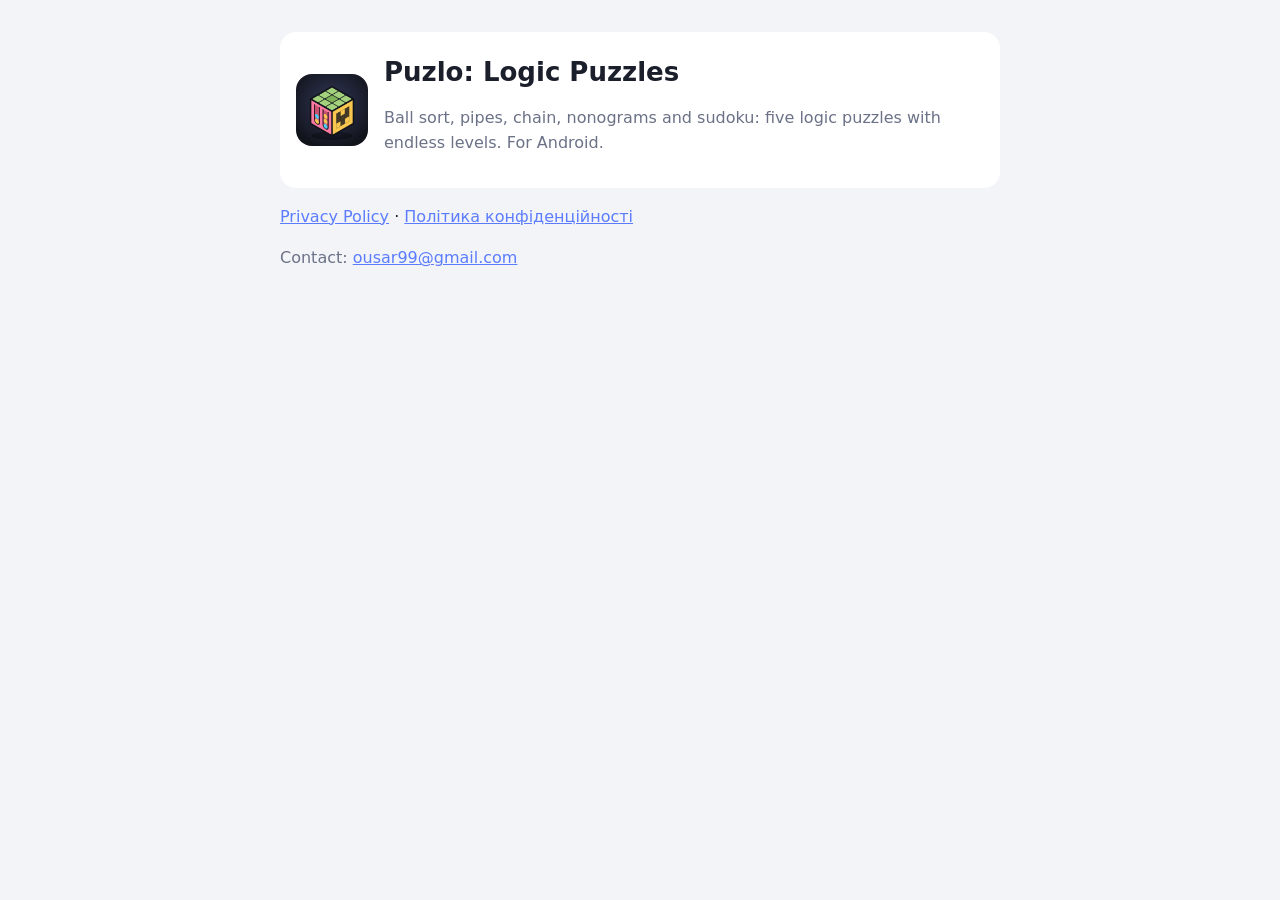
<file: index.html>
<!doctype html>
<html lang="en">
<head>
<meta charset="utf-8">
<meta name="viewport" content="width=device-width, initial-scale=1">
<title>Puzlo</title>
<link rel="stylesheet" href="style.css">
<link rel="icon" href="puzlo/icon.png">
</head>
<body>
<main>
  <div class="card">
    <img src="puzlo/icon.png" alt="">
    <div>
      <h1>Puzlo: Logic Puzzles</h1>
      <p class="muted">Ball sort, pipes, chain, nonograms and sudoku: five logic puzzles with endless levels. For Android.</p>
    </div>
  </div>
  <p><a href="puzlo/privacy.html">Privacy Policy</a> · <a href="puzlo/privacy.html#uk">Політика конфіденційності</a></p>
  <p class="muted">Contact: <a href="mailto:ousar99@gmail.com">ousar99@gmail.com</a></p>
</main>
</body>
</html>
</file>
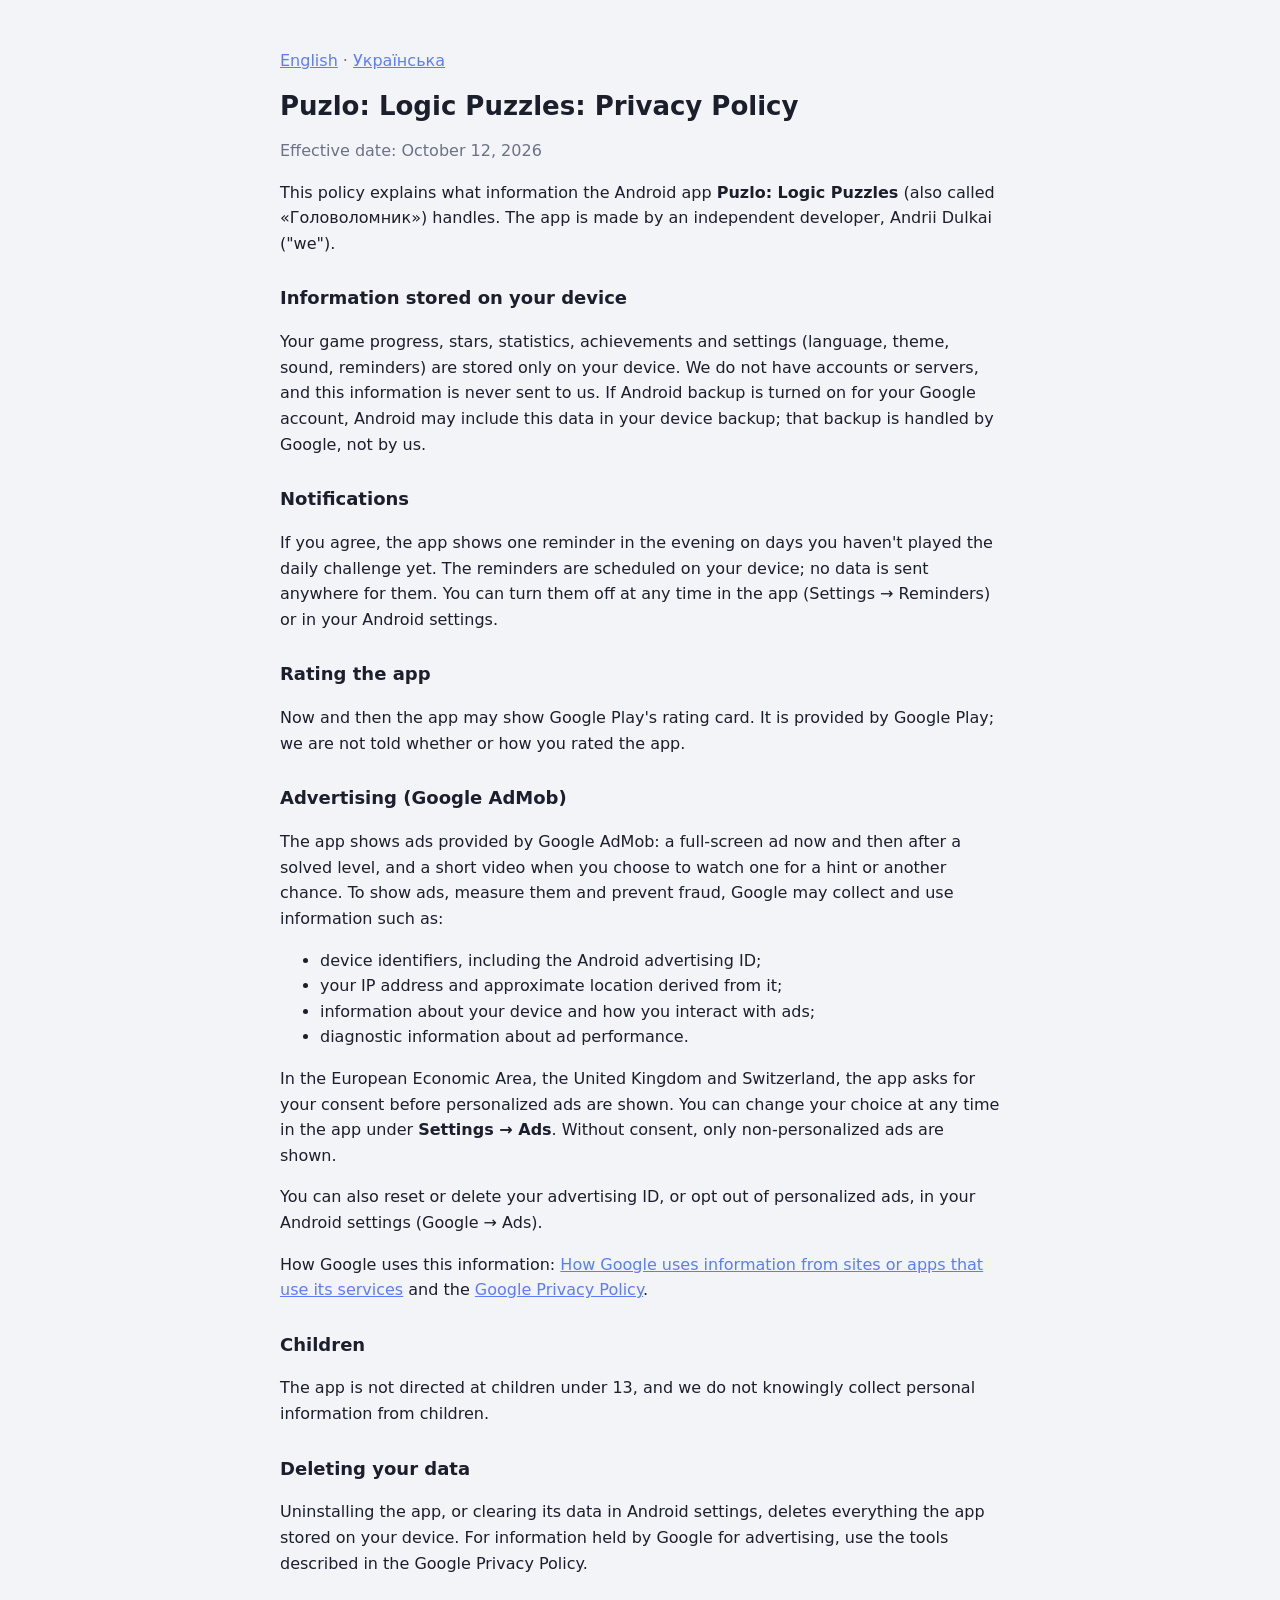
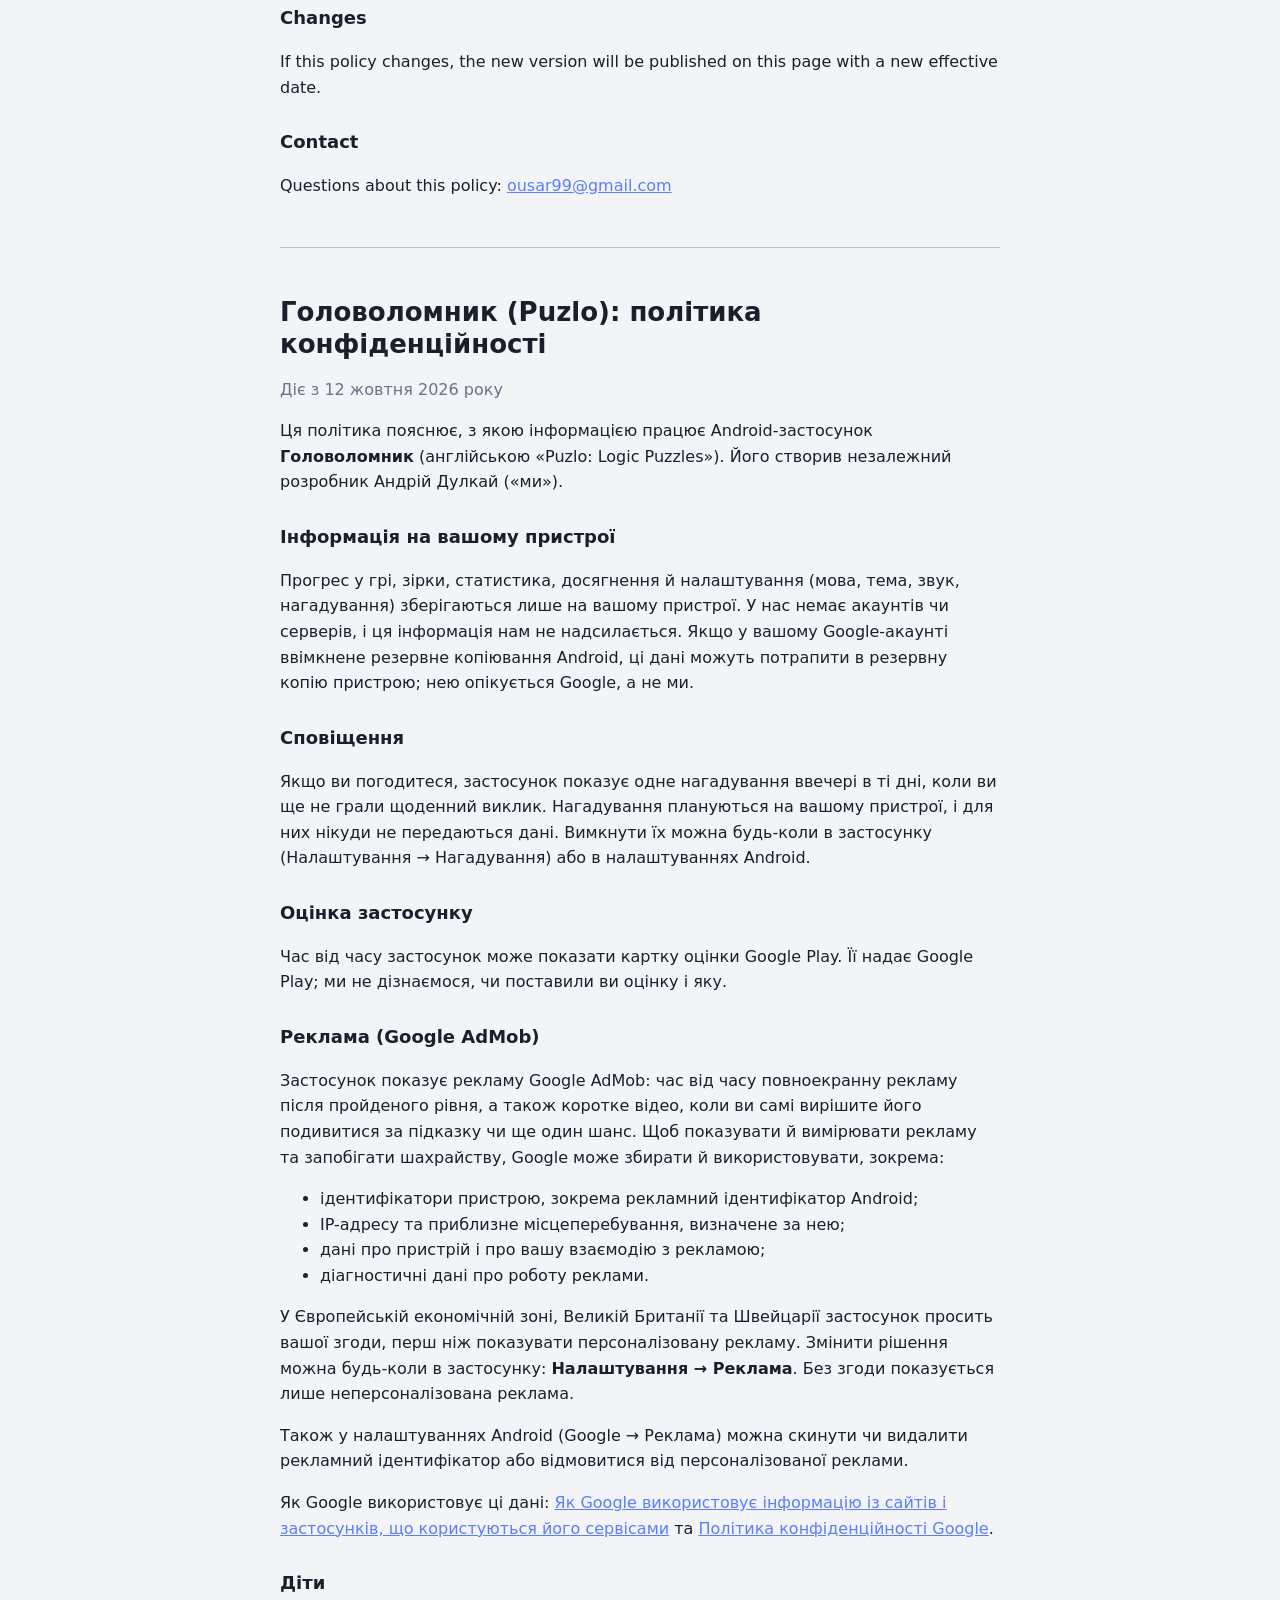
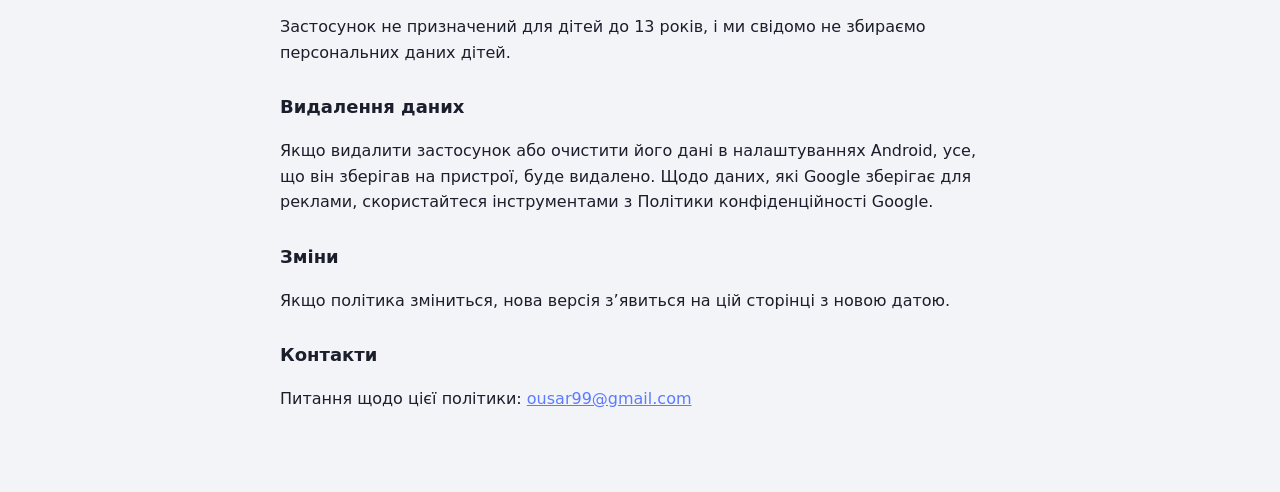
<file: puzlo/privacy.html>
<!doctype html>
<html lang="en">
<head>
<meta charset="utf-8">
<meta name="viewport" content="width=device-width, initial-scale=1">
<title>Puzlo · Privacy Policy</title>
<link rel="stylesheet" href="../style.css">
</head>
<body>
<main>
  <p class="lang"><a href="#en">English</a> · <a href="#uk">Українська</a></p>

  <article id="en" lang="en">
    <h1>Puzlo: Logic Puzzles: Privacy Policy</h1>
    <p class="muted">Effective date: October 12, 2026</p>

    <p>This policy explains what information the Android app <b>Puzlo: Logic Puzzles</b> (also called «Головоломник») handles. The app is made by an independent developer, Andrii Dulkai ("we").</p>

    <h2>Information stored on your device</h2>
    <p>Your game progress, stars, statistics, achievements and settings (language, theme, sound, reminders) are stored only on your device. We do not have accounts or servers, and this information is never sent to us. If Android backup is turned on for your Google account, Android may include this data in your device backup; that backup is handled by Google, not by us.</p>

    <h2>Notifications</h2>
    <p>If you agree, the app shows one reminder in the evening on days you haven't played the daily challenge yet. The reminders are scheduled on your device; no data is sent anywhere for them. You can turn them off at any time in the app (Settings → Reminders) or in your Android settings.</p>

    <h2>Rating the app</h2>
    <p>Now and then the app may show Google Play's rating card. It is provided by Google Play; we are not told whether or how you rated the app.</p>

    <h2>Advertising (Google AdMob)</h2>
    <p>The app shows ads provided by Google AdMob: a full-screen ad now and then after a solved level, and a short video when you choose to watch one for a hint or another chance. To show ads, measure them and prevent fraud, Google may collect and use information such as:</p>
    <ul>
      <li>device identifiers, including the Android advertising ID;</li>
      <li>your IP address and approximate location derived from it;</li>
      <li>information about your device and how you interact with ads;</li>
      <li>diagnostic information about ad performance.</li>
    </ul>
    <p>In the European Economic Area, the United Kingdom and Switzerland, the app asks for your consent before personalized ads are shown. You can change your choice at any time in the app under <b>Settings → Ads</b>. Without consent, only non-personalized ads are shown.</p>
    <p>You can also reset or delete your advertising ID, or opt out of personalized ads, in your Android settings (Google → Ads).</p>
    <p>How Google uses this information: <a href="https://policies.google.com/technologies/partner-sites">How Google uses information from sites or apps that use its services</a> and the <a href="https://policies.google.com/privacy">Google Privacy Policy</a>.</p>

    <h2>Children</h2>
    <p>The app is not directed at children under 13, and we do not knowingly collect personal information from children.</p>

    <h2>Deleting your data</h2>
    <p>Uninstalling the app, or clearing its data in Android settings, deletes everything the app stored on your device. For information held by Google for advertising, use the tools described in the Google Privacy Policy.</p>

    <h2>Changes</h2>
    <p>If this policy changes, the new version will be published on this page with a new effective date.</p>

    <h2>Contact</h2>
    <p>Questions about this policy: <a href="mailto:ousar99@gmail.com">ousar99@gmail.com</a></p>
  </article>

  <hr>

  <article id="uk" lang="uk">
    <h1>Головоломник (Puzlo): політика конфіденційності</h1>
    <p class="muted">Діє з 12 жовтня 2026 року</p>

    <p>Ця політика пояснює, з якою інформацією працює Android-застосунок <b>Головоломник</b> (англійською «Puzlo: Logic Puzzles»). Його створив незалежний розробник Андрій Дулкай («ми»).</p>

    <h2>Інформація на вашому пристрої</h2>
    <p>Прогрес у грі, зірки, статистика, досягнення й налаштування (мова, тема, звук, нагадування) зберігаються лише на вашому пристрої. У нас немає акаунтів чи серверів, і ця інформація нам не надсилається. Якщо у вашому Google-акаунті ввімкнене резервне копіювання Android, ці дані можуть потрапити в резервну копію пристрою; нею опікується Google, а не ми.</p>

    <h2>Сповіщення</h2>
    <p>Якщо ви погодитеся, застосунок показує одне нагадування ввечері в ті дні, коли ви ще не грали щоденний виклик. Нагадування плануються на вашому пристрої, і для них нікуди не передаються дані. Вимкнути їх можна будь-коли в застосунку (Налаштування → Нагадування) або в налаштуваннях Android.</p>

    <h2>Оцінка застосунку</h2>
    <p>Час від часу застосунок може показати картку оцінки Google Play. Її надає Google Play; ми не дізнаємося, чи поставили ви оцінку і яку.</p>

    <h2>Реклама (Google AdMob)</h2>
    <p>Застосунок показує рекламу Google AdMob: час від часу повноекранну рекламу після пройденого рівня, а також коротке відео, коли ви самі вирішите його подивитися за підказку чи ще один шанс. Щоб показувати й вимірювати рекламу та запобігати шахрайству, Google може збирати й використовувати, зокрема:</p>
    <ul>
      <li>ідентифікатори пристрою, зокрема рекламний ідентифікатор Android;</li>
      <li>IP-адресу та приблизне місцеперебування, визначене за нею;</li>
      <li>дані про пристрій і про вашу взаємодію з рекламою;</li>
      <li>діагностичні дані про роботу реклами.</li>
    </ul>
    <p>У Європейській економічній зоні, Великій Британії та Швейцарії застосунок просить вашої згоди, перш ніж показувати персоналізовану рекламу. Змінити рішення можна будь-коли в застосунку: <b>Налаштування → Реклама</b>. Без згоди показується лише неперсоналізована реклама.</p>
    <p>Також у налаштуваннях Android (Google → Реклама) можна скинути чи видалити рекламний ідентифікатор або відмовитися від персоналізованої реклами.</p>
    <p>Як Google використовує ці дані: <a href="https://policies.google.com/technologies/partner-sites?hl=uk">Як Google використовує інформацію із сайтів і застосунків, що користуються його сервісами</a> та <a href="https://policies.google.com/privacy?hl=uk">Політика конфіденційності Google</a>.</p>

    <h2>Діти</h2>
    <p>Застосунок не призначений для дітей до 13 років, і ми свідомо не збираємо персональних даних дітей.</p>

    <h2>Видалення даних</h2>
    <p>Якщо видалити застосунок або очистити його дані в налаштуваннях Android, усе, що він зберігав на пристрої, буде видалено. Щодо даних, які Google зберігає для реклами, скористайтеся інструментами з Політики конфіденційності Google.</p>

    <h2>Зміни</h2>
    <p>Якщо політика зміниться, нова версія з’явиться на цій сторінці з новою датою.</p>

    <h2>Контакти</h2>
    <p>Питання щодо цієї політики: <a href="mailto:ousar99@gmail.com">ousar99@gmail.com</a></p>
  </article>
</main>
</body>
</html>
</file>
<file: style.css>
:root {
  --bg: #f3f4f8;
  --surface: #ffffff;
  --text: #1b1e2b;
  --muted: #6b7287;
  --accent: #5b7cff;
  color-scheme: light dark;
}

@media (prefers-color-scheme: dark) {
  :root {
    --bg: #12141c;
    --surface: #1c1f2b;
    --text: #eef0f6;
    --muted: #8a90a6;
    --accent: #8aa4ff;
  }
}

body {
  margin: 0;
  background: var(--bg);
  color: var(--text);
  font: 16px/1.6 system-ui, -apple-system, 'Segoe UI', Roboto, sans-serif;
}

main {
  max-width: 720px;
  margin: 0 auto;
  padding: 32px 16px 64px;
}

h1 {
  font-size: 26px;
  line-height: 1.25;
  margin: 8px 0 4px;
}

h2 {
  font-size: 18px;
  margin: 28px 0 6px;
}

a {
  color: var(--accent);
}

.muted,
.lang {
  color: var(--muted);
}

hr {
  margin: 48px 0;
  border: 0;
  border-top: 1px solid color-mix(in srgb, var(--muted) 40%, transparent);
}

.card {
  display: flex;
  align-items: center;
  gap: 16px;
  padding: 16px;
  border-radius: 16px;
  background: var(--surface);
}

.card img {
  width: 72px;
  height: 72px;
  border-radius: 16px;
}
</file>
